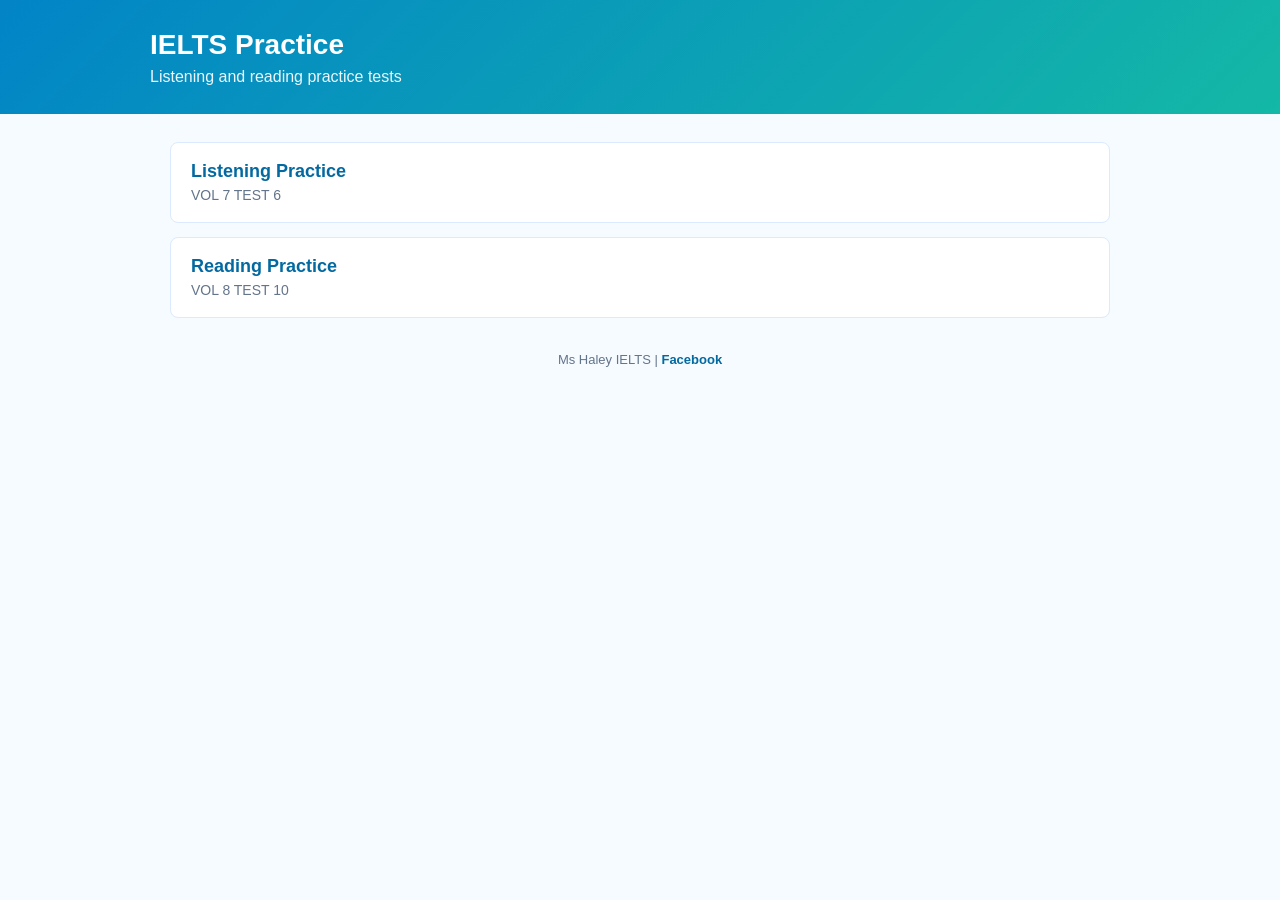
<file: index.html>
<!DOCTYPE html>
<html lang="en">
<head>
  <meta charset="UTF-8" />
  <meta name="viewport" content="width=device-width, initial-scale=1.0" />
  <meta name="description" content="IELTS listening and reading practice tests." />
  <meta name="theme-color" content="#0284c7" />
  <link rel="manifest" href="manifest.webmanifest" />
  <link rel="icon" href="assets/icons/app-icon.svg" type="image/svg+xml" />
  <title>IELTS Practice</title>
  <style>
    :root {
      --bg: #f5fbff;
      --text: #1f2933;
      --muted: #64748b;
      --primary: #0284c7;
      --primary-dark: #0369a1;
      --accent: #14b8a6;
      --border: #dbeafe;
    }

    * { box-sizing: border-box; }

    body {
      margin: 0;
      min-height: 100vh;
      font-family: Arial, Helvetica, sans-serif;
      background: var(--bg);
      color: var(--text);
    }

    header {
      background: linear-gradient(135deg, var(--primary), var(--accent));
      color: white;
      padding: 28px 20px;
    }

    .inner {
      width: min(100%, 980px);
      margin: 0 auto;
    }

    h1 {
      margin: 0;
      font-size: 28px;
      line-height: 1.2;
    }

    .subtitle {
      margin-top: 6px;
      opacity: 0.92;
    }

    main {
      width: min(100%, 980px);
      margin: 28px auto;
      padding: 0 20px;
    }

    .test-list {
      display: grid;
      gap: 14px;
    }

    .test-link {
      display: block;
      padding: 18px 20px;
      color: inherit;
      text-decoration: none;
      background: white;
      border: 1px solid var(--border);
      border-radius: 8px;
    }

    .test-link:hover {
      border-color: var(--primary);
      box-shadow: 0 10px 24px rgba(2, 132, 199, 0.12);
    }

    .test-link strong {
      display: block;
      margin-bottom: 4px;
      color: var(--primary-dark);
      font-size: 18px;
    }

    .test-link span {
      color: var(--muted);
      font-size: 14px;
    }

    .site-footer {
      width: min(100%, 980px);
      margin: 34px auto;
      padding: 0 20px;
      color: var(--muted);
      font-size: 13px;
      text-align: center;
    }

  </style>
  <link rel="stylesheet" href="assets/css/shared.css" />
</head>
<body>
  <header>
    <div class="inner">
      <h1>IELTS Practice</h1>
      <div class="subtitle">Listening and reading practice tests</div>
    </div>
  </header>

  <main>
    <div class="test-list">
      <a class="test-link" href="app/listening_test.html">
        <strong>Listening Practice</strong>
        <span>VOL 7 TEST 6</span>
      </a>
      <a class="test-link" href="app/reading_test.html">
        <strong>Reading Practice</strong>
        <span>VOL 8 TEST 10</span>
      </a>
    </div>
  </main>

  <footer class="site-footer" data-brand-footer></footer>

  <script src="scripts/brand.js"></script>

  <script>
    if ("serviceWorker" in navigator) {
      window.addEventListener("load", () => {
        navigator.serviceWorker.register("service-worker.js");
      });
    }
  </script>
</body>
</html>
</file>
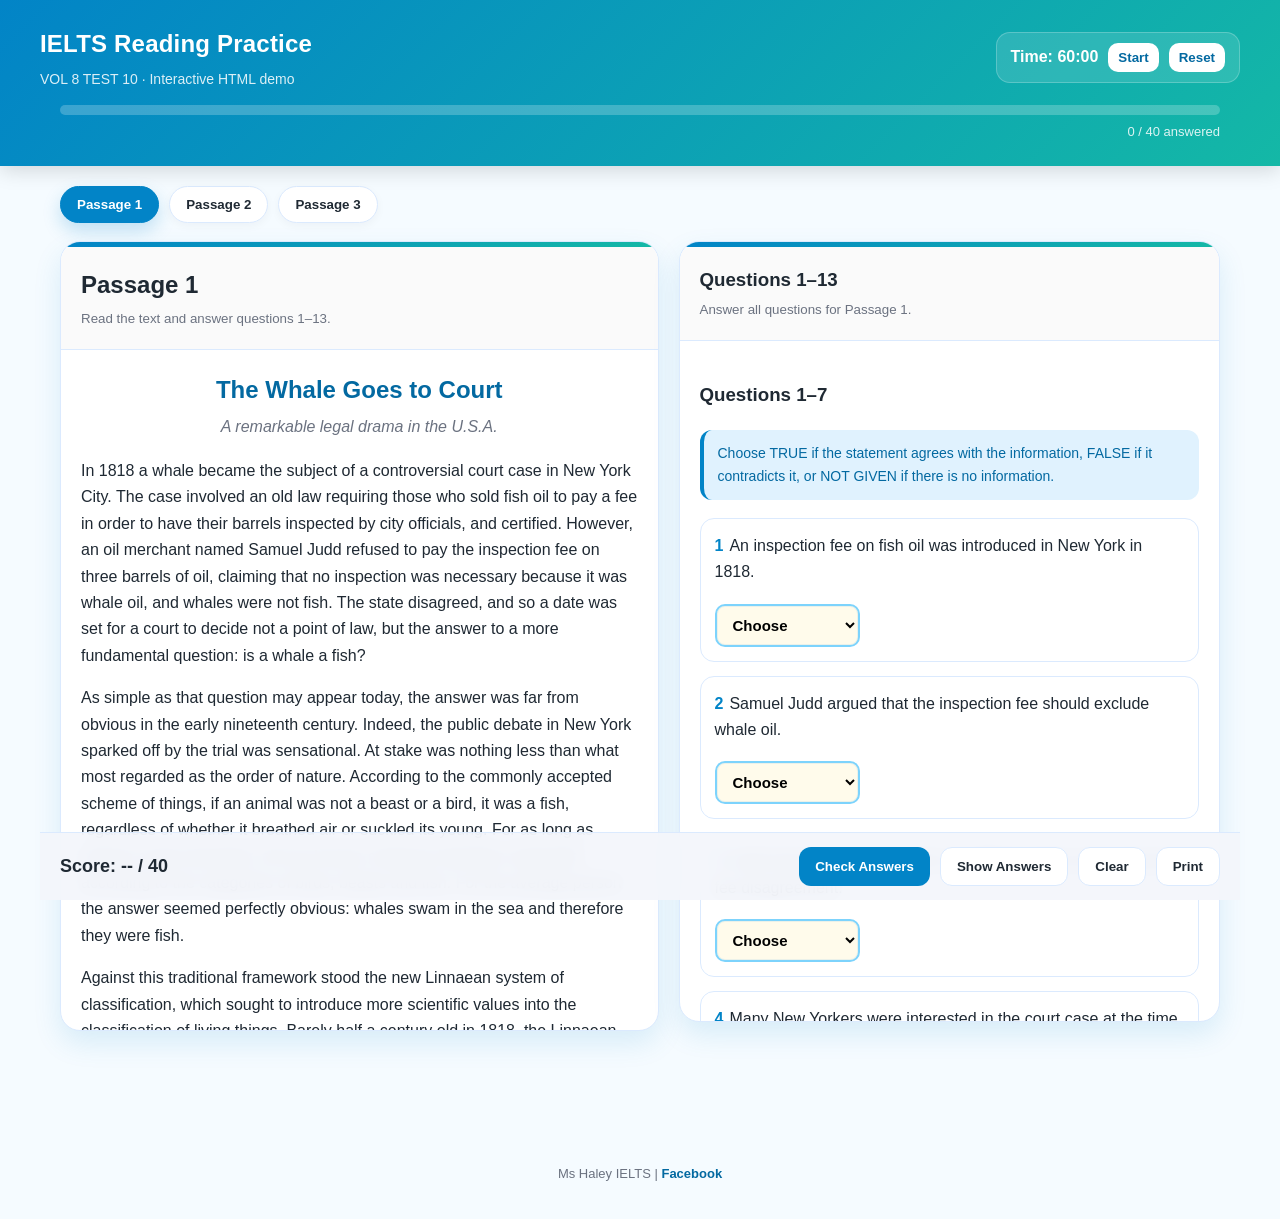
<file: app/reading_test.html>
<!DOCTYPE html>
<html lang="en">
<head>
  <meta charset="UTF-8" />
  <meta name="viewport" content="width=device-width, initial-scale=1.0" />
  <meta name="description" content="IELTS reading practice test with answer progress tracking and highlighting tools." />
  <meta name="theme-color" content="#0284c7" />
  <link rel="manifest" href="../manifest.webmanifest" />
  <link rel="icon" href="../assets/icons/app-icon.svg" type="image/svg+xml" />
  <title>IELTS Reading Practice - VOL 8 TEST 10</title>
  <style>
    :root {
      --bg: #f5fbff;
      --card: #ffffff;
      --text: #1f2933;
      --muted: #6b7280;
      --primary: #0284c7;
      --primary-dark: #0369a1;
      --accent: #14b8a6;
      --border: #dbeafe;
      --correct: #16a34a;
      --wrong: #dc2626;
      --warning: #f59e0b;
      --soft-blue: #e0f2fe;
      --soft-green: #ecfdf5;
      --soft-red: #fef2f2;
      --highlight-yellow: #fff3a3;
      --highlight-green: #bbf7d0;
      --highlight-pink: #fecdd3;
      --shadow: 0 12px 28px rgba(2, 132, 199, 0.12);
    }

    * { box-sizing: border-box; }

    body {
      margin: 0;
      font-family: Arial, Helvetica, sans-serif;
      background: var(--bg);
      color: var(--text);
      line-height: 1.65;
    }

    header {
      background: linear-gradient(135deg, #0284c7, #14b8a6);
      color: white;
      padding: 24px 20px;
      position: sticky;
      top: 0;
      z-index: 20;
      box-shadow: 0 4px 20px rgba(0,0,0,0.15);
    }

    .header-inner {
      max-width: 1200px;
      margin: auto;
      display: flex;
      justify-content: space-between;
      gap: 16px;
      align-items: center;
      flex-wrap: wrap;
    }

    h1 {
      margin: 0;
      font-size: 24px;
      letter-spacing: 0.2px;
    }

    .subtitle {
      margin-top: 4px;
      opacity: 0.86;
      font-size: 14px;
    }

    .timer-box {
      display: flex;
      align-items: center;
      gap: 10px;
      background: rgba(255,255,255,0.12);
      border: 1px solid rgba(255,255,255,0.22);
      border-radius: 14px;
      padding: 10px 14px;
      font-weight: 700;
    }

    .timer-box button {
      border: 0;
      border-radius: 10px;
      padding: 7px 10px;
      cursor: pointer;
      background: white;
      color: #0369a1;
      font-weight: 700;
    }

    .tabs {
      max-width: 1200px;
      margin: 20px auto 0;
      padding: 0 20px;
      display: flex;
      gap: 10px;
      flex-wrap: wrap;
    }

    .tab-btn {
      border: 1px solid var(--border);
      background: white;
      color: var(--text);
      border-radius: 999px;
      padding: 10px 16px;
      cursor: pointer;
      font-weight: 700;
      box-shadow: 0 3px 10px rgba(15,23,42,0.04);
    }

    .tab-btn.active {
      background: var(--primary);
      color: white;
      border-color: var(--primary);
    }

    main {
      max-width: 1200px;
      margin: 18px auto 40px;
      padding: 0 20px;
    }

    .passage-section {
      display: none;
    }

    .passage-section.active {
      display: block;
    }

    .layout {
      display: grid;
      grid-template-columns: minmax(0, 1.05fr) minmax(360px, 0.95fr);
      gap: 20px;
      align-items: start;
    }

    .card {
      background: var(--card);
      border: 1px solid var(--border);
      border-radius: 20px;
      box-shadow: var(--shadow);
      overflow: hidden;
    }

    .card-header {
      padding: 18px 20px;
      border-bottom: 1px solid var(--border);
      background: #fafafa;
    }

    .card-header h2, .card-header h3 {
      margin: 0;
    }

    .card-header small {
      color: var(--muted);
    }

    .passage-body,
    .questions-body {
      padding: 20px;
      max-height: calc(100vh - 220px);
      overflow-y: auto;
    }

    .passage-title {
      text-align: center;
      margin-bottom: 18px;
    }

    .passage-title h2 {
      margin: 0;
      font-size: 24px;
    }

    .passage-title p {
      margin: 4px 0;
      color: var(--muted);
      font-style: italic;
    }

    .paragraph-label {
      display: inline-flex;
      width: 26px;
      height: 26px;
      align-items: center;
      justify-content: center;
      border-radius: 50%;
      background: var(--soft-blue);
      color: var(--primary);
      font-weight: 800;
      margin-right: 6px;
    }

    .question-group {
      margin-bottom: 28px;
      padding-bottom: 24px;
      border-bottom: 1px dashed var(--border);
    }

    .question-group:last-child {
      border-bottom: none;
    }

    .instruction {
      background: var(--soft-blue);
      border-left: 4px solid var(--primary);
      padding: 12px 14px;
      border-radius: 12px;
      margin: 10px 0 18px;
      color: #0369a1;
      font-size: 14px;
    }

    .q {
      margin: 14px 0;
      padding: 14px;
      border: 1px solid var(--border);
      border-radius: 14px;
      background: #fff;
    }

    .q-number {
      font-weight: 800;
      color: var(--primary);
      margin-right: 6px;
    }

    .q-text {
      margin-bottom: 10px;
    }

    input[type="text"], select {
      width: 100%;
      border-radius: 10px;
      padding: 10px 12px;
      font-size: 15px;
      outline: none;
    }

    .inline-select {
      width: auto;
      min-width: 145px;
      margin-top: 8px;
    }

    .options {
      display: grid;
      gap: 8px;
      margin-top: 8px;
    }

    .option-line {
      display: flex;
      gap: 8px;
      align-items: flex-start;
      padding: 8px 10px;
      border: 1px solid var(--border);
      border-radius: 10px;
      cursor: pointer;
    }

    .option-line:hover {
      background: #f9fafb;
    }

    .notes {
      background: #fbfbfb;
      border: 1px solid var(--border);
      border-radius: 14px;
      padding: 12px 14px;
      margin-top: 8px;
    }

    .sentence {
      margin: 10px 0;
    }

    .answer-slot {
      display: inline-block;
      min-width: 120px;
      max-width: 170px;
      margin: 0 4px;
      vertical-align: middle;
    }

    .result {
      display: none;
      margin-top: 8px;
      font-size: 14px;
      font-weight: 700;
    }

    .q.correct {
      border-color: rgba(22,163,74,0.45);
      background: var(--soft-green);
    }

    .q.wrong {
      border-color: rgba(220,38,38,0.45);
      background: var(--soft-red);
    }

    .q.correct .result,
    .q.wrong .result {
      display: block;
    }

    .correct-text { color: var(--correct); }
    .wrong-text { color: var(--wrong); }

    .bottom-panel {
      position: sticky;
      bottom: 0;
      z-index: 10;
      background: rgba(244,246,251,0.92);
      backdrop-filter: blur(10px);
      border-top: 1px solid var(--border);
      padding: 14px 20px;
      margin: 24px -20px 0;
    }

    .bottom-inner {
      max-width: 1200px;
      margin: auto;
      display: flex;
      gap: 12px;
      justify-content: space-between;
      align-items: center;
      flex-wrap: wrap;
    }

    .score {
      font-size: 18px;
      font-weight: 800;
    }

    .actions {
      display: flex;
      gap: 10px;
      flex-wrap: wrap;
    }

    .btn {
      border: 0;
      border-radius: 12px;
      padding: 11px 16px;
      cursor: pointer;
      font-weight: 800;
      background: var(--primary);
      color: white;
    }

    .btn:hover { background: var(--primary-dark); }

    .btn.secondary {
      background: white;
      color: var(--text);
      border: 1px solid var(--border);
    }

    .btn.secondary:hover {
      background: #f9fafb;
    }

    .site-footer {
      max-width: 1200px;
      margin: 28px auto 34px;
      padding: 0 20px;
      color: var(--muted);
      font-size: 13px;
      text-align: center;
    }

    .progress-wrap {
      max-width: 1200px;
      margin: 14px auto 0;
      padding: 0 20px;
    }

    .progress-bar {
      height: 10px;
      background: rgba(255,255,255,0.22);
      border-radius: 999px;
      overflow: hidden;
    }

    .progress-fill {
      height: 100%;
      width: 0;
      background: #22c55e;
      transition: width 0.25s;
    }

    .progress-text {
      margin-top: 6px;
      color: rgba(255,255,255,0.85);
      font-size: 13px;
      text-align: right;
    }


    .card {
      position: relative;
    }

    .card::before {
      content: "";
      display: block;
      height: 5px;
      background: linear-gradient(90deg, var(--primary), var(--accent));
    }

    .passage-title h2 {
      color: var(--primary-dark);
    }

    .tab-btn.active {
      box-shadow: 0 8px 18px rgba(2, 132, 199, 0.22);
    }
    .highlight-popup {
      position: fixed;
      display: none;
      align-items: center;
      gap: 7px;
      z-index: 9999;
      background: #ffffff;
      border: 1px solid var(--border);
      border-radius: 999px;
      padding: 8px 10px;
      box-shadow: 0 10px 24px rgba(2, 132, 199, 0.20);
    }

    .highlight-popup.visible {
      display: flex;
    }

    .highlight-dot {
      width: 28px;
      height: 28px;
      border-radius: 999px;
      border: 1px solid rgba(31, 41, 51, 0.18);
      cursor: pointer;
    }

    .highlight-dot.yellow { background: var(--highlight-yellow); }
    .highlight-dot.green { background: var(--highlight-green); }
    .highlight-dot.pink { background: var(--highlight-pink); }

    .highlight-clear-small {
      border: 1px solid var(--border);
      background: #ffffff;
      border-radius: 999px;
      padding: 6px 10px;
      cursor: pointer;
      font-size: 12px;
      font-weight: 800;
      color: var(--primary-dark);
    }


    mark.user-highlight-yellow {
      background: var(--highlight-yellow);
      padding: 1px 2px;
      border-radius: 4px;
    }

    mark.user-highlight-green {
      background: var(--highlight-green);
      padding: 1px 2px;
      border-radius: 4px;
    }

    mark.user-highlight-pink {
      background: var(--highlight-pink);
      padding: 1px 2px;
      border-radius: 4px;
    }

    @media (max-width: 900px) {
      header { position: static; }
      .layout {
        grid-template-columns: 1fr;
      }
      .passage-body,
      .questions-body {
        max-height: none;
      }
      .bottom-panel {
        position: static;
      }
    }

    @media print {
      header, .tabs, .bottom-panel, .progress-wrap { display: none; }
      .passage-section { display: block !important; page-break-after: always; }
      .layout { display: block; }
      .card { box-shadow: none; margin-bottom: 20px; }
      .passage-body, .questions-body { max-height: none; overflow: visible; }
    }
  </style>
  <link rel="stylesheet" href="../assets/css/shared.css" />
</head>
<body>
  <header>
    <div class="header-inner">
      <div>
        <h1>IELTS Reading Practice</h1>
        <div class="subtitle">VOL 8 TEST 10 · Interactive HTML demo</div>
      </div>
      <div class="timer-box">
        <span>Time: <span id="timer">60:00</span></span>
        <button onclick="toggleTimer()" id="timerBtn">Start</button>
        <button onclick="resetTimer()">Reset</button>
      </div>
    </div>
    <div class="progress-wrap">
      <div class="progress-bar"><div id="progressFill" class="progress-fill"></div></div>
      <div id="progressText" class="progress-text">0 / 40 answered</div>
    </div>
  </header>

  <div class="tabs">
    <button class="tab-btn active" onclick="showPassage(1)">Passage 1</button>
    <button class="tab-btn" onclick="showPassage(2)">Passage 2</button>
    <button class="tab-btn" onclick="showPassage(3)">Passage 3</button>
  </div>


  <div id="highlightPopup" class="highlight-popup">
    <button class="highlight-dot yellow" title="Yellow" onclick="highlightSelection('yellow')"></button>
    <button class="highlight-dot green" title="Green" onclick="highlightSelection('green')"></button>
    <button class="highlight-dot pink" title="Pink" onclick="highlightSelection('pink')"></button>
    <button class="highlight-clear-small" title="Clear selected highlight" onclick="clearHighlightsInActivePassage()">Clear</button>
  </div>

  <main>
    <section id="passage1" class="passage-section active">
      <div class="layout">
        <article class="card">
          <div class="card-header">
            <h2>Passage 1</h2>
            <small>Read the text and answer questions 1–13.</small>
          </div>
          <div class="passage-body">
            <div class="passage-title">
              <h2>The Whale Goes to Court</h2>
              <p>A remarkable legal drama in the U.S.A.</p>
            </div>
            <p>In 1818 a whale became the subject of a controversial court case in New York City. The case involved an old law requiring those who sold fish oil to pay a fee in order to have their barrels inspected by city officials, and certified. However, an oil merchant named Samuel Judd refused to pay the inspection fee on three barrels of oil, claiming that no inspection was necessary because it was whale oil, and whales were not fish. The state disagreed, and so a date was set for a court to decide not a point of law, but the answer to a more fundamental question: is a whale a fish?</p>
            <p>As simple as that question may appear today, the answer was far from obvious in the early nineteenth century. Indeed, the public debate in New York sparked off by the trial was sensational. At stake was nothing less than what most regarded as the order of nature. According to the commonly accepted scheme of things, if an animal was not a beast or a bird, it was a fish, regardless of whether it breathed air or suckled its young. For as long as anyone could remember, all non-human creatures had been organised according to the categories of birds, beasts and fish. For the average person the answer seemed perfectly obvious: whales swam in the sea and therefore they were fish.</p>
            <p>Against this traditional framework stood the new Linnaean system of classification, which sought to introduce more scientific values into the classification of living things. Barely half a century old in 1818, the Linnaean system controversially classified whales as mammals because they shared two mammalian characteristics: they were warm-blooded and breathed air.</p>
            <p>So the trial began in December 1818. Judd’s defence lawyers chose as their star witness one of New York’s most prominent figures, the congressman Samuel Mitchill. Referred to as a ‘living encyclopaedia’ and a ‘walking library’, Mitchill was a renowned natural history lecturer at the College of Physicians and Surgeons who liked to dare his students to test his knowledge of the natural world. ‘Show me the fin, and I will name the fish,’ he boasted. Scientifically, it was an open-and-shut case, and Judd’s defence lawyers believed they only had to do one simple thing to win the trial: insist that it be decided by biology alone. Mitchill seemed fully qualified for this role.</p>
            <p>But this is where the case becomes interesting, and is the reason why the trial of the whale is not some dusty nineteenth-century obscurity. For rather than debate Mitchill on his area of expertise, lawyers for the New York City fish-oil inspectors chose a different tack. Lead counsel William Sampson turned the trial into a contest between scientific learning and common sense, by asking plain-spoken whalers to make their case before the jury.</p>
            <p>The crux of Sampson’s case was the trial’s implication with regard to humans, should Judd be found not guilty. Sampson told jury members that if they accepted Mitchill’s testimony on whales, they were obliged to accept a lower place for their own kind in the natural order. As a result, Mitchill’s day in court did not go smoothly, not least because he was forced to acknowledge serious disputes among his peers regarding exactly how to classify biological organisms. Sampson then took aim at Mitchill himself and what he represented: privileged aristocrats from the scientific community who had lost touch with reality. The smooth-talking Sampson then claimed Mitchill’s beliefs had their origin in Europe – something he rightly judged would infuriate the citizens of always-independent New York. This revolutionary new thinking, Sampson argued, was something that honest working New Yorkers could do without. No longer was this a case about barrels of oil, but the proper place of scientific knowledge in the U.S.A.</p>
            <p>Ultimately, what won the case for Samuel Judd were not Mitchill’s scientific arguments, but testimony from a different sphere altogether. In New York’s markets, the merchants implicitly understood that whale oil and fish oil were not the same: whale oil could be used as a fuel for lamps because it could be burned without giving off smoke; fish oil, on the other hand, was nasty, impure stuff used primarily in tanning leather. In the end it was this testimony that led to Judd’s victory.</p>
            <p>The trial of the whale still has relevance today, when the court of public opinion remains easily swayed by sceptics. The 1818 trial was really about this question: who gets to decide on the place of the natural world in the human world – scientific experts or public opinion? Whether the issue today is the effects of human activity on the climate of this planet, or one of many other contemporary topics, the legacy of Judd’s case continues to be of relevance.</p>
          </div>
        </article>

        <aside class="card">
          <div class="card-header">
            <h3>Questions 1–13</h3>
            <small>Answer all questions for Passage 1.</small>
          </div>
          <div class="questions-body">
            <div class="question-group">
              <h3>Questions 1–7</h3>
              <div class="instruction">Choose TRUE if the statement agrees with the information, FALSE if it contradicts it, or NOT GIVEN if there is no information.</div>
              <div id="q1" class="q"><div class="q-text"><span class="q-number">1</span>An inspection fee on fish oil was introduced in New York in 1818.</div><select data-q="1" class="inline-select"><option value="">Choose</option><option>TRUE</option><option>FALSE</option><option>NOT GIVEN</option></select><div class="result"></div></div>
              <div id="q2" class="q"><div class="q-text"><span class="q-number">2</span>Samuel Judd argued that the inspection fee should exclude whale oil.</div><select data-q="2" class="inline-select"><option value="">Choose</option><option>TRUE</option><option>FALSE</option><option>NOT GIVEN</option></select><div class="result"></div></div>
              <div id="q3" class="q"><div class="q-text"><span class="q-number">3</span>Judd had been in trouble with city officials before the inspection fee disagreement.</div><select data-q="3" class="inline-select"><option value="">Choose</option><option>TRUE</option><option>FALSE</option><option>NOT GIVEN</option></select><div class="result"></div></div>
              <div id="q4" class="q"><div class="q-text"><span class="q-number">4</span>Many New Yorkers were interested in the court case at the time.</div><select data-q="4" class="inline-select"><option value="">Choose</option><option>TRUE</option><option>FALSE</option><option>NOT GIVEN</option></select><div class="result"></div></div>
              <div id="q5" class="q"><div class="q-text"><span class="q-number">5</span>Traditionally, non-human creatures had been classified in one of three groups.</div><select data-q="5" class="inline-select"><option value="">Choose</option><option>TRUE</option><option>FALSE</option><option>NOT GIVEN</option></select><div class="result"></div></div>
              <div id="q6" class="q"><div class="q-text"><span class="q-number">6</span>Generally speaking, ordinary people thought fish were the lowest form of life.</div><select data-q="6" class="inline-select"><option value="">Choose</option><option>TRUE</option><option>FALSE</option><option>NOT GIVEN</option></select><div class="result"></div></div>
              <div id="q7" class="q"><div class="q-text"><span class="q-number">7</span>Whales were excluded from the Linnaean system in 1818.</div><select data-q="7" class="inline-select"><option value="">Choose</option><option>TRUE</option><option>FALSE</option><option>NOT GIVEN</option></select><div class="result"></div></div>
            </div>

            <div class="question-group">
              <h3>Questions 8–13</h3>
              <div class="instruction">Complete the notes. Write ONE WORD ONLY from the text for each answer.</div>
              <div class="notes">
                <p><strong>The Trial of December 1818</strong></p>
                <p><strong>The Personalities</strong></p>
                <div id="q8" class="q sentence">Samuel Mitchill worked as a congressman and a <input data-q="8" class="answer-slot" type="text">.<div class="result"></div></div>
                <p>The defence wanted Mitchill to present the biology of the case.</p>
                <div id="q9" class="q sentence">William Sampson called <input data-q="9" class="answer-slot" type="text"> as witnesses in order to appeal to the common sense of the jury.<div class="result"></div></div>
                <p><strong>The Arguments</strong></p>
                <p>Sampson’s case was based on the consequences for humans if Judd won.</p>
                <p>Mitchill admitted that scientists had disputes about classification.</p>
                <div id="q10" class="q sentence">New Yorkers disliked Mitchill because his ideas came from <input data-q="10" class="answer-slot" type="text">.<div class="result"></div></div>
                <p><strong>Conclusions</strong></p>
                <div id="q11" class="q sentence">In the end it was statements from local <input data-q="11" class="answer-slot" type="text">, not Mitchill’s testimony, which helped Judd win.<div class="result"></div></div>
                <div id="q12" class="q sentence">Whale oil made a good <input data-q="12" class="answer-slot" type="text"> because it was clean.<div class="result"></div></div>
                <div id="q13" class="q sentence">Judd’s case is relevant today, e.g. in the debate about Earth’s <input data-q="13" class="answer-slot" type="text">.<div class="result"></div></div>
              </div>
            </div>
          </div>
        </aside>
      </div>
    </section>

    <section id="passage2" class="passage-section">
      <div class="layout">
        <article class="card">
          <div class="card-header">
            <h2>Passage 2</h2>
            <small>Read the text and answer questions 14–26.</small>
          </div>
          <div class="passage-body">
            <div class="passage-title"><h2>Herbal Medicine</h2></div>
            <p><span class="paragraph-label">A</span>There is an age-old practice of harvesting plants and herbs in their natural environment for use as medicines. And today there is huge potential for New Zealand to develop a herb industry based on the excellent growing conditions and expertise there, according to Phil Rasmussen, a pharmacist and medical herbalist. Take arnica for example, a popular pharmaceutical herb used to treat bruises and joint problems. Traditionally collected by Romanian communities in Europe, it is now in high demand worldwide as interest develops in the capabilities of the small alpine plant. A 2008 report for the Plant and Food Research organization concluded that New Zealand has a good opportunity to cultivate arnica flowers and roots for the international markets. However, the initiative was stopped in its tracks when the government abruptly halted funding for the research programme. It was an unjustified move, according to agronomist Malcolm Douglas, based on a number of inaccurate views about weed invasion.</p>
            <p><span class="paragraph-label">B</span>The history of herbal medicines in New Zealand has long featured disagreements of this sort. For the early Maori people, the original inhabitants of New Zealand, the forest was well stocked with edible plants that were an obvious source of nutrition, but that were taken for the relief of pain as well. While the earliest European doctors in New Zealand relied on imported dried herbs, many were keen to include native plants in their practices: in his book published in 1891, herbalist James Neil described manuka and koromiko as among New Zealand's most valuable herbs. Despite its popularity among some, however, herbalism continued to have its detractors. In 1907 Neil, president of the then very young New Zealand Association of Medical Herbalists (NZAMH), petitioned parliament for legal status for herbalists, but he was unsuccessful. The Evening Post newspaper perhaps summed up the opposing position by claiming that herbalism “is obsolete”.</p>
            <p><span class="paragraph-label">C</span>In fact, traditional Maori medicine faced a more determined challenge. In 1908 the government passed a controversial law that had the effect of restricting traditional herbal practice, or pushing it underground. Then for a brief period in the mid-20th century, herbal medicine was largely ignored, shunned by the majority of the medical profession, and absent from medical school curricula. But a centuries-old tradition was not going to disappear so easily, and in the 1980s the NZAMH was revived, and it became possible to complete a course in herbal medicine at several polytechnics around the country. However, the problem remained of how to connect the culture of plant-based medicine with conventional scientific thinking in order to promote herbal use within the general population. For many years, the limited evidence there was that herbal medicines worked was undermined by lack of interest among general practitioners and within the scientific community.</p>
            <p><span class="paragraph-label">D</span>Today, the ideas of herbalists in the 1980s — eat a varied diet, include lots of fresh fruit and vegetables, recognise stress — are completely accepted by the medical establishment and widely practiced in society as a whole. Natural health products are big sellers in pharmacies, and global pharmaceutical companies are buying up natural supplement brands or developing their own.</p>
            <p><span class="paragraph-label">E</span>What’s more, according to Rasmussen, robust clinical trials show that herbal medicine is generally safe — safer than most drugs. “It doesn’t do everything,” he says, “but there’s a lot it does do, particularly in terms of preventative health care.” One significant issue for today’s export-oriented herbal medicine producers is the question of how to guarantee standards for consumers in different countries. In other words, there is the need for some form of globally recognised system of documentation. Rasmussen's range of extracts are produced under the Good Manufacturing Practice (GMP) scheme, which is respected around the world. So too is the range produced by Sandra Clair, who says that such assurance is expensive but necessary if you want to export herbal remedies to the rest of the world. Moves to launch a joint Australia-New Zealand agency to regulate herbal remedies under a single, streamlined licensing process have recently been revived, after being abandoned in 2007 through lack of support in parliament.</p>
            <p><span class="paragraph-label">F</span>There are those in the industry who support further regulation still. According to Rasmussen, some herbs should require a prescription from a suitably qualified medical herbalist or doctor. For example, consumers shouldn't be able to go to their local supermarket and buy St John's Wort, according to Rasmussen, because it can interact in harmful ways with at least ten pharmaceutical drugs. Isla Burgess, who is part of the International Research Group for the Conservation of Medicinal Plants, agrees that tighter regulation is necessary, but for a different reason. “More than 400,000 tonnes of medicinal and aromatic plants are traded in the world each year,” says Burgess. “The great majority of these are harvested from the wild, so they each have an impact on their local ecosystem.” She gives the example of elm trees in the USA ringbarked and stripped for the growing market for a product called “slippery elm”: this endangered tree should be protected. But others argue that more regulation would be prohibitively expensive for all but the largest manufacturers — a change, cautions Clair, that would probably put some local companies out of business. So, for the time being at least, it seems that the topic of herbal medicines will continue to provoke debate.</p>
          </div>
        </article>

        <aside class="card">
          <div class="card-header">
            <h3>Questions 14–26</h3>
            <small>Answer all questions for Passage 2.</small>
          </div>
          <div class="questions-body">
            <div class="question-group">
              <h3>Questions 14–17</h3>
              <div class="instruction">Which paragraph contains the following information? You may use any letter more than once.</div>
              <div id="q14" class="q"><div class="q-text"><span class="q-number">14</span>A reference to the interest shown by large corporations in herbal remedies.</div><select data-q="14" class="inline-select paragraph-select"></select><div class="result"></div></div>
              <div id="q15" class="q"><div class="q-text"><span class="q-number">15</span>Examples of the uses of one particular herbal medicine.</div><select data-q="15" class="inline-select paragraph-select"></select><div class="result"></div></div>
              <div id="q16" class="q"><div class="q-text"><span class="q-number">16</span>A warning that small companies cannot afford stricter controls of the herbal medicine industry.</div><select data-q="16" class="inline-select paragraph-select"></select><div class="result"></div></div>
              <div id="q17" class="q"><div class="q-text"><span class="q-number">17</span>A statement by one expert about the effectiveness and limitations of herbal medicines.</div><select data-q="17" class="inline-select paragraph-select"></select><div class="result"></div></div>
            </div>

            <div class="question-group">
              <h3>Questions 18–21</h3>
              <div class="instruction">Complete the summary. Write ONE WORD ONLY from the passage for each answer.</div>
              <div class="notes">
                <p><strong>The history of herbal medicines in New Zealand</strong></p>
                <div id="q18" class="q sentence">Originally, the Maori people consumed plants to help deal with <input data-q="18" class="answer-slot" type="text"> and also as food.<div class="result"></div></div>
                <div id="q19" class="q sentence">When Europeans settled in the country, a <input data-q="19" class="answer-slot" type="text"> by James Neil showed that some of them also recognized the medicinal value of native plants.<div class="result"></div></div>
                <div id="q20" class="q sentence">The following year, the use of herbal medicines was made more difficult because of a new <input data-q="20" class="answer-slot" type="text">.<div class="result"></div></div>
                <div id="q21" class="q sentence">Then, in the 1980s, a number of institutions started offering a <input data-q="21" class="answer-slot" type="text"> in the subject.<div class="result"></div></div>
              </div>
            </div>

            <div class="question-group">
              <h3>Questions 22–26</h3>
              <div class="instruction">Match each statement with the correct person: A Phil Rasmussen, B Malcolm Douglas, C Sandra Clair, D Isla Burgess.</div>
              <div id="q22" class="q"><div class="q-text"><span class="q-number">22</span>There ought to be restrictions on where you can buy some herbal medicines.</div><select data-q="22" class="inline-select person-select"></select><div class="result"></div></div>
              <div id="q23" class="q"><div class="q-text"><span class="q-number">23</span>The authorities stopped supporting one project without a good reason.</div><select data-q="23" class="inline-select person-select"></select><div class="result"></div></div>
              <div id="q24" class="q"><div class="q-text"><span class="q-number">24</span>The herbal medicine industry has an effect on the environment where some plant-based medicines are found.</div><select data-q="24" class="inline-select person-select"></select><div class="result"></div></div>
              <div id="q25" class="q"><div class="q-text"><span class="q-number">25</span>New Zealand has the human resources and natural environment to grow herbs commercially.</div><select data-q="25" class="inline-select person-select"></select><div class="result"></div></div>
              <div id="q26" class="q"><div class="q-text"><span class="q-number">26</span>It is essential for herbal medicines to have international certification, despite the cost.</div><select data-q="26" class="inline-select person-select"></select><div class="result"></div></div>
            </div>
          </div>
        </aside>
      </div>
    </section>

    <section id="passage3" class="passage-section">
      <div class="layout">
        <article class="card">
          <div class="card-header">
            <h2>Passage 3</h2>
            <small>Read the text and answer questions 27–40.</small>
          </div>
          <div class="passage-body">
            <div class="passage-title">
              <h2>Science in the kitchen</h2>
              <p>Chefs are bringing a new standard of experimentation and precision to their cooking.</p>
            </div>
            <p>There is a recent movement in the world of food, in which chefs are collaborating with scientists to teach themselves the chemistry and physics of cuisine. Even academics are getting excited about the results. Colin Osborne of the Royal Society of Chemistry in London is enthusiastic: “Chefs are using unusual methods to produce exciting dishes that would be impossible without modern science,” he says. You may wonder what’s wrong with long established culinary traditions. The fact is, many culturally ingrained cooking methods are less than perfect. Osborne gives the example of the common belief that frying meat seals in moisture, while researchers who weighed the meat actually found that moisture is lost in the process. Another example is the age old technique of adding salt when boiling vegetables to raise the water’s boiling point, thus cooking the vegetables faster. In fact, the amount of salt typically added does not raise the temperature significantly — or improve the flavour, since only a minuscule amount is absorbed.</p>
            <p>Hervé This, director of the Molecular Gastronomy team at the French National Institute for Agricultural Research, spends much of his time trying to disprove culinary old wives’ tales. He is empirically testing traditional beliefs about cooking and disproving the more absurd, tackling such questions as whether it’s better to add vinaigrette to potato salad while the potatoes are still hot. “The first modern chemists used kitchen equipment to do their experiments,” Hervé This explains. “Since then, chemistry has undergone massive changes — but cooking methods have remained largely as they were in the Middle Ages.”</p>
            <p>“It’s seriously important work,” says Peter Barham, a physicist at Bristol University. “If you understand what’s going on in cooking, you’ll be better equipped to improve it.” Barham contends that it’s difficult to get consistent results from cookery books, because recipes are typically poorly written. In stark contrast, he notes, scientific papers are subject to peer review, whereby experts pore over experiments to ensure they can be accurately reproduced.</p>
            <p>Barham also collaborates with leading British chef Heston Blumenthal, proprietor of The Fat Duck, a restaurant in the south of England. The restaurant is widely regarded as one of the best in the world, serving delightfully unexpected dishes such as nitro scrambled egg and bacon ice cream.</p>
            <p>When Simon Campbell of the Royal Society of Chemistry bestowed an honorary fellowship on Blumenthal for creative applications of science to cooking, he said: “The scientific community admires and respects the research that Mr Blumenthal has performed to harness cuisine to science. Through his inquisitive and innovative approach to food he has underlined spectacularly how chemistry permeates all aspects of texture, taste and smell.”</p>
            <p>Although some dishes sound gimmicky, this innovative approach to cooking is paying off. El Bulli in Catalonia, Spain — directed by chef Ferran Adrià — is another leading restaurant thus enthusiastically engaging with scientific techniques. It closes for six months of the year to allow six months for research and development, yet is rumoured to be booked out for an entire year in advance.</p>
            <p>Such restaurants are part of the movement known as “molecular gastronomy”, an expression coined by physicist Nicholas Kurti, working in collaboration with Hervé This. Kurti once quipped that “it is a sad reflection that we know the temperature inside the stars better than the temperature inside a soufflé.” Kurti and Hervé This devised the expression “molecular gastronomy” during the 1980s to denote the science of culinary transformations and eating phenomena, and differentiate it from food science.</p>
            <p>“Twenty years ago the worlds of science and cooking were neatly compartmentalised,” agrees author Harold McGee, a top food science writer. “There was food science: an applied science mainly concerned with understanding the materials and processes of industrial manufacturing. And there was the world of domestic and restaurant cooking, traditional crafts that had never attracted much scientific attention.”</p>
            <p>A lot has changed in the two decades since he published his influential book on the topic. In a revised edition, McGee says the book was “riding a rising wave of general interest in food, a wave that grew and grew, and knocked down the barriers between science and cooking, especially in the last decade. Science has found its way into the kitchen, and cooking into laboratories.”</p>
            <p>So what does the future hold? Rachel Edwards Stuart is a graduate PhD student who is studying some remarkable food additives, including modified cellulose gels that solidify on heating and melt again as they are cooled. The idea is to make dishes that develop different flavours as they are eaten. Her other project is creating drinks that change flavour.</p>
            <p>“The concept came from Roald Dahl’s children’s book Charlie and the Chocolate Factory, where Willy Wonka makes a bubble gum that is a whole meal in one sweet,” she says. Unfortunately, Edwards Stuart was unable to say more, due to a confidentiality agreement with the restaurant for which she conducts her research.</p>
            <p>While Hervé This, Blumenthal and Edwards Stuart are the pioneers, the next phase will be to bring science into kitchens at home. Already there are books that provide an insight into the wondrous chemistry that turns humble ingredients into cuisine. And as the movement grows it will not be long before we see laboratory test tubes, flasks and maybe the odd centrifuge on sale next to carving knives, rolling pins and pressure cookers.</p>
            <p><em>soufflé: A French dish made using beaten eggs.</em></p>
          </div>
        </article>

        <aside class="card">
          <div class="card-header">
            <h3>Questions 27–40</h3>
            <small>Answer all questions for Passage 3.</small>
          </div>
          <div class="questions-body">
            <div class="question-group">
              <h3>Questions 27–31</h3>
              <div class="instruction">Choose YES, NO, or NOT GIVEN.</div>
              <div id="q27" class="q"><div class="q-text"><span class="q-number">27</span>Scientists and chefs have a long established history of working together.</div><select data-q="27" class="inline-select ynng-select"></select><div class="result"></div></div>
              <div id="q28" class="q"><div class="q-text"><span class="q-number">28</span>Traditional ways of cooking tend to be supported by modern scientific research.</div><select data-q="28" class="inline-select ynng-select"></select><div class="result"></div></div>
              <div id="q29" class="q"><div class="q-text"><span class="q-number">29</span>The food produced by Heston Blumenthal at The Fat Duck is unconventional.</div><select data-q="29" class="inline-select ynng-select"></select><div class="result"></div></div>
              <div id="q30" class="q"><div class="q-text"><span class="q-number">30</span>El Bulli is the most popular restaurant of its kind in Spain.</div><select data-q="30" class="inline-select ynng-select"></select><div class="result"></div></div>
              <div id="q31" class="q"><div class="q-text"><span class="q-number">31</span>McGee has plans to open his own restaurant.</div><select data-q="31" class="inline-select ynng-select"></select><div class="result"></div></div>
            </div>

            <div class="question-group">
              <h3>Questions 32–35</h3>
              <div class="instruction">Choose the correct answer.</div>
              <div id="q32" class="q">
                <div class="q-text"><span class="q-number">32</span>The purpose of Hervé This’s research is to</div>
                <select data-q="32"><option value="">Choose</option><option value="A">A determine how chemistry has influenced modern cooking.</option><option value="B">B provide a scientific basis for traditional cooking methods.</option><option value="C">C show that long held beliefs about cooking are wrong.</option><option value="D">D offer practical advice to those who cook at home.</option></select>
                <div class="result"></div>
              </div>
              <div id="q33" class="q">
                <div class="q-text"><span class="q-number">33</span>According to Peter Barham, one difference between cookery books and scientific papers is that</div>
                <select data-q="33"><option value="">Choose</option><option value="A">A scientific papers are checked by more people.</option><option value="B">B the writers of cookery books need not be qualified.</option><option value="C">C the language used in scientific papers is more complicated.</option><option value="D">D recipe writers can profit more financially than scientific writers.</option></select>
                <div class="result"></div>
              </div>
              <div id="q34" class="q">
                <div class="q-text"><span class="q-number">34</span>Nicholas Kurti referred to a soufflé in order to</div>
                <select data-q="34"><option value="">Choose</option><option value="A">A give an example of a dish that can easily be ruined by excess heat.</option><option value="B">B highlight the inadequacy of scientific research into cooking.</option><option value="C">C show that cooking is similar to other scientific processes.</option><option value="D">D confess his own limitations as a cook.</option></select>
                <div class="result"></div>
              </div>
              <div id="q35" class="q">
                <div class="q-text"><span class="q-number">35</span>One aspect of Rachel Edwards Stuart’s research involves</div>
                <select data-q="35"><option value="">Choose</option><option value="A">A matching solid food to complementary liquids.</option><option value="B">B determining which tastes appeal to young people.</option><option value="C">C studying how food changes form in certain conditions.</option><option value="D">D evaluating the risk of damage from using preservatives in food.</option></select>
                <div class="result"></div>
              </div>
            </div>

            <div class="question-group">
              <h3>Questions 36–40</h3>
              <div class="instruction">Complete each sentence with the correct ending, A–H.</div>
              <div class="notes">
                <p><strong>List of Endings</strong></p>
                <p>A there used to be a clear division between cooking and science.</p>
                <p>B well established cooking traditions have come back into fashion.</p>
                <p>C cooking has failed to keep pace with scientific developments.</p>
                <p>D an imaginary invention inspired scientific research.</p>
                <p>E science has helped cooks make meals that would otherwise be unachievable.</p>
                <p>F an award was given to acknowledge work in scientific gastronomy.</p>
                <p>G there is new terminology to describe the study of culinary reactions.</p>
                <p>H the home cook is not able to achieve the same level of innovation as a professional chef.</p>
              </div>
              <div id="q36" class="q"><div class="q-text"><span class="q-number">36</span>Colin Osborne explains that ...</div><select data-q="36" class="inline-select ending-select"></select><div class="result"></div></div>
              <div id="q37" class="q"><div class="q-text"><span class="q-number">37</span>Hervé This’s research has led him to the view that ...</div><select data-q="37" class="inline-select ending-select"></select><div class="result"></div></div>
              <div id="q38" class="q"><div class="q-text"><span class="q-number">38</span>Thanks to the joint effort of Nicholas Kurti and Hervé This, ...</div><select data-q="38" class="inline-select ending-select"></select><div class="result"></div></div>
              <div id="q39" class="q"><div class="q-text"><span class="q-number">39</span>Food writer Harold McGee says that ...</div><select data-q="39" class="inline-select ending-select"></select><div class="result"></div></div>
              <div id="q40" class="q"><div class="q-text"><span class="q-number">40</span>Rachel Edwards Stuart gives an example of a case where ...</div><select data-q="40" class="inline-select ending-select"></select><div class="result"></div></div>
            </div>
          </div>
        </aside>
      </div>
    </section>

    <div class="bottom-panel">
      <div class="bottom-inner">
        <div class="score" id="scoreText">Score: -- / 40</div>
        <div class="actions">
          <button class="btn" onclick="checkAnswers()">Check Answers</button>
          <button class="btn secondary" onclick="showAllAnswers()">Show Answers</button>
          <button class="btn secondary" onclick="clearAnswers()">Clear</button>
          <button class="btn secondary" onclick="window.print()">Print</button>
        </div>
      </div>
    </div>
  </main>

  <footer class="site-footer" data-brand-footer></footer>

  <script src="../scripts/brand.js"></script>
  <script src="../scripts/highlight-tools.js"></script>

  <script>
    const answers = {
      // Official answer key from: KEY VOL 8 TEST 10.docx
      1: "FALSE", 2: "TRUE", 3: "NOT GIVEN", 4: "TRUE", 5: "TRUE", 6: "NOT GIVEN", 7: "FALSE",
      8: "lecturer", 9: "whalers", 10: "Europe", 11: "merchants", 12: "fuel", 13: "climate",
      14: "D", 15: "A", 16: "F", 17: "E", 18: "pain", 19: "book", 20: "law", 21: "course",
      22: "A", 23: "B", 24: "D", 25: "A", 26: "C",
      27: "NO", 28: "NO", 29: "YES", 30: "NOT GIVEN", 31: "NOT GIVEN",
      32: "C", 33: "A", 34: "B", 35: "C", 36: "E", 37: "C", 38: "G", 39: "A", 40: "D"
    };

    const explanations = {
      1: "The passage says it involved an old law, so it was not introduced in 1818.",
      2: "Judd refused to pay because the oil was whale oil and whales were not fish.",
      3: "The text does not say Judd had previous trouble with city officials.",
      4: "The passage says the public debate in New York was sensational.",
      5: "The text says non-human creatures were organised as birds, beasts and fish.",
      6: "The text does not say ordinary people thought fish were the lowest form of life.",
      7: "The Linnaean system classified whales as mammals, so whales were not excluded from it.",
      8: "Mitchill was a renowned natural history lecturer.",
      9: "Sampson asked plain-spoken whalers to make their case before the jury.",
      10: "Sampson claimed Mitchill’s beliefs had their origin in Europe.",
      11: "The testimony from merchants helped Judd win.",
      12: "Whale oil could be used as a fuel for lamps.",
      13: "The passage links the case to debate about the planet’s climate.",
      14: "Paragraph D mentions global pharmaceutical companies buying natural supplement brands.",
      15: "Paragraph A says arnica is used to treat bruises and joint problems.",
      16: "Paragraph F says stricter regulation could put some local companies out of business.",
      17: "Paragraph E says herbal medicine does not do everything but does a lot, especially in preventative health care.",
      18: "The Maori used plants for the relief of pain and as food.",
      19: "James Neil described native herbs in his book.",
      20: "In 1908 the government passed a law restricting traditional herbal practice.",
      21: "In the 1980s, several polytechnics offered a course in herbal medicine.",
      22: "Rasmussen says some herbs should require a prescription.",
      23: "Malcolm Douglas says the funding halt was unjustified.",
      24: "Isla Burgess says wild harvesting affects local ecosystems.",
      25: "Phil Rasmussen says New Zealand has excellent growing conditions and expertise.",
      26: "Sandra Clair says certification is expensive but necessary for export.",
      27: "The passage says collaboration between chefs and scientists is a recent movement.",
      28: "The writer says many culturally ingrained cooking methods are less than perfect.",
      29: "The Fat Duck serves delightfully unexpected dishes such as nitro scrambled egg and bacon ice cream.",
      30: "The passage says El Bulli is a leading restaurant, but not that it is the most popular in Spain.",
      31: "There is no information that McGee plans to open his own restaurant.",
      32: "Hervé This spends much of his time disproving culinary old wives’ tales.",
      33: "Scientific papers are peer reviewed by experts to ensure experiments can be reproduced.",
      34: "Kurti’s soufflé quote highlights how little science had examined cooking.",
      35: "Rachel Edwards Stuart studies gels that solidify on heating and melt when cooled.",
      36: "Colin Osborne says modern science lets chefs produce dishes that would otherwise be impossible.",
      37: "Hervé This says chemistry has changed greatly, but cooking methods have remained largely the same.",
      38: "Kurti and Hervé This devised the term molecular gastronomy.",
      39: "McGee says science and cooking used to be neatly compartmentalised.",
      40: "Rachel Edwards Stuart says the concept came from Charlie and the Chocolate Factory."
    };

    function fillSelects() {
      document.querySelectorAll(".paragraph-select").forEach(sel => {
        sel.innerHTML = '<option value="">Choose</option>' + ["A","B","C","D","E","F"].map(x => `<option value="${x}">${x}</option>`).join("");
      });
      document.querySelectorAll(".person-select").forEach(sel => {
        sel.innerHTML = '<option value="">Choose</option><option value="A">A Phil Rasmussen</option><option value="B">B Malcolm Douglas</option><option value="C">C Sandra Clair</option><option value="D">D Isla Burgess</option>';
      });
      document.querySelectorAll(".ynng-select").forEach(sel => {
        sel.innerHTML = '<option value="">Choose</option><option>YES</option><option>NO</option><option>NOT GIVEN</option>';
      });
      document.querySelectorAll(".ending-select").forEach(sel => {
        sel.innerHTML = '<option value="">Choose</option>' + ["A","B","C","D","E","F","G","H"].map(x => `<option value="${x}">${x}</option>`).join("");
      });
    }

    function normalize(value) {
      return String(value || "")
        .trim()
        .replace(/\s+/g, " ")
        .toUpperCase();
    }

    function getInput(qNum) {
      return document.querySelector(`[data-q="${qNum}"]`);
    }

    function updateProgress() {
      let answered = 0;
      for (let i = 1; i <= 40; i++) {
        const input = getInput(i);
        if (input && input.value.trim() !== "") answered++;
      }
      document.getElementById("progressFill").style.width = `${answered / 40 * 100}%`;
      document.getElementById("progressText").textContent = `${answered} / 40 answered`;
    }

    function checkAnswers() {
      let score = 0;
      for (let i = 1; i <= 40; i++) {
        const input = getInput(i);
        const box = document.getElementById(`q${i}`);
        const result = box.querySelector(".result");
        box.classList.remove("correct", "wrong");

        const user = normalize(input.value);
        const correct = normalize(answers[i]);

        if (user === "") {
          result.innerHTML = `<span class="wrong-text">No answer. Correct answer: ${answers[i]}</span><br><span>${explanations[i] || ""}</span>`;
          box.classList.add("wrong");
        } else if (user === correct) {
          score++;
          result.innerHTML = `<span class="correct-text">Correct</span><br><span>${explanations[i] || ""}</span>`;
          box.classList.add("correct");
        } else {
          result.innerHTML = `<span class="wrong-text">Incorrect. Correct answer: ${answers[i]}</span><br><span>${explanations[i] || ""}</span>`;
          box.classList.add("wrong");
        }
      }
      document.getElementById("scoreText").textContent = `Score: ${score} / 40`;
      updateProgress();
      window.scrollTo({ top: document.body.scrollHeight, behavior: "smooth" });
    }

    function showAllAnswers() {
      for (let i = 1; i <= 40; i++) {
        const input = getInput(i);
        if (input) input.value = answers[i];
      }
      updateProgress();
    }

    function clearAnswers() {
      for (let i = 1; i <= 40; i++) {
        const input = getInput(i);
        if (input) input.value = "";
        const box = document.getElementById(`q${i}`);
        if (box) {
          box.classList.remove("correct", "wrong");
          const result = box.querySelector(".result");
          if (result) result.innerHTML = "";
        }
      }
      document.getElementById("scoreText").textContent = "Score: -- / 40";
      updateProgress();
    }

    function showPassage(num) {
      document.querySelectorAll(".passage-section").forEach(sec => sec.classList.remove("active"));
      document.getElementById(`passage${num}`).classList.add("active");
      document.querySelectorAll(".tab-btn").forEach((btn, idx) => {
        btn.classList.toggle("active", idx === num - 1);
      });
      hideHighlightPopup();
      window.scrollTo({ top: 0, behavior: "smooth" });
    }

    let totalSeconds = 60 * 60;
    let timerId = null;
    let running = false;

    function renderTimer() {
      const min = Math.floor(totalSeconds / 60);
      const sec = totalSeconds % 60;
      document.getElementById("timer").textContent = `${String(min).padStart(2, "0")}:${String(sec).padStart(2, "0")}`;
    }

    function toggleTimer() {
      const btn = document.getElementById("timerBtn");
      if (!running) {
        running = true;
        btn.textContent = "Pause";
        timerId = setInterval(() => {
          if (totalSeconds > 0) {
            totalSeconds--;
            renderTimer();
          } else {
            clearInterval(timerId);
            running = false;
            btn.textContent = "Start";
            alert("Time is up!");
          }
        }, 1000);
      } else {
        running = false;
        btn.textContent = "Start";
        clearInterval(timerId);
      }
    }

    function resetTimer() {
      clearInterval(timerId);
      running = false;
      totalSeconds = 60 * 60;
      document.getElementById("timerBtn").textContent = "Start";
      renderTimer();
    }



    const highlightTools = HighlightTools.create({
      activeRootSelector: ".passage-section.active .passage-body",
      popupId: "highlightPopup",
      selectTextMessage: "Please select text inside the active reading passage first.",
      selectHighlightMessage: "Please select highlighted text inside the active reading passage first.",
      emptyHighlightMessage: "Please select highlighted text to clear."
    });

    function hideHighlightPopup() {
      highlightTools.hidePopup();
    }

    function highlightSelection(color) {
      highlightTools.highlightSelection(color);
    }

    function clearHighlightsInActivePassage() {
      highlightTools.clearHighlights();
    }

    document.addEventListener("input", updateProgress);
    document.addEventListener("change", updateProgress);
    fillSelects();
    renderTimer();
    updateProgress();

    if ("serviceWorker" in navigator) {
      window.addEventListener("load", () => {
        navigator.serviceWorker.register("../service-worker.js");
      });
    }
  </script>
</body>
</html>
</file>
<file: assets/css/shared.css>
input[type="text"],
select {
  border: 2px solid #7dd3fc;
  background: #fffbeb;
  box-shadow: inset 0 0 0 1px rgba(2, 132, 199, 0.08);
  font-weight: 700;
}

input[type="text"]:focus,
select:focus {
  border-color: var(--primary);
  background: #ffffff;
  box-shadow: 0 0 0 4px rgba(2, 132, 199, 0.18);
}

.site-footer a {
  color: var(--primary-dark);
  font-weight: 700;
  text-decoration: none;
}

.site-footer a:hover {
  text-decoration: underline;
}
</file>
